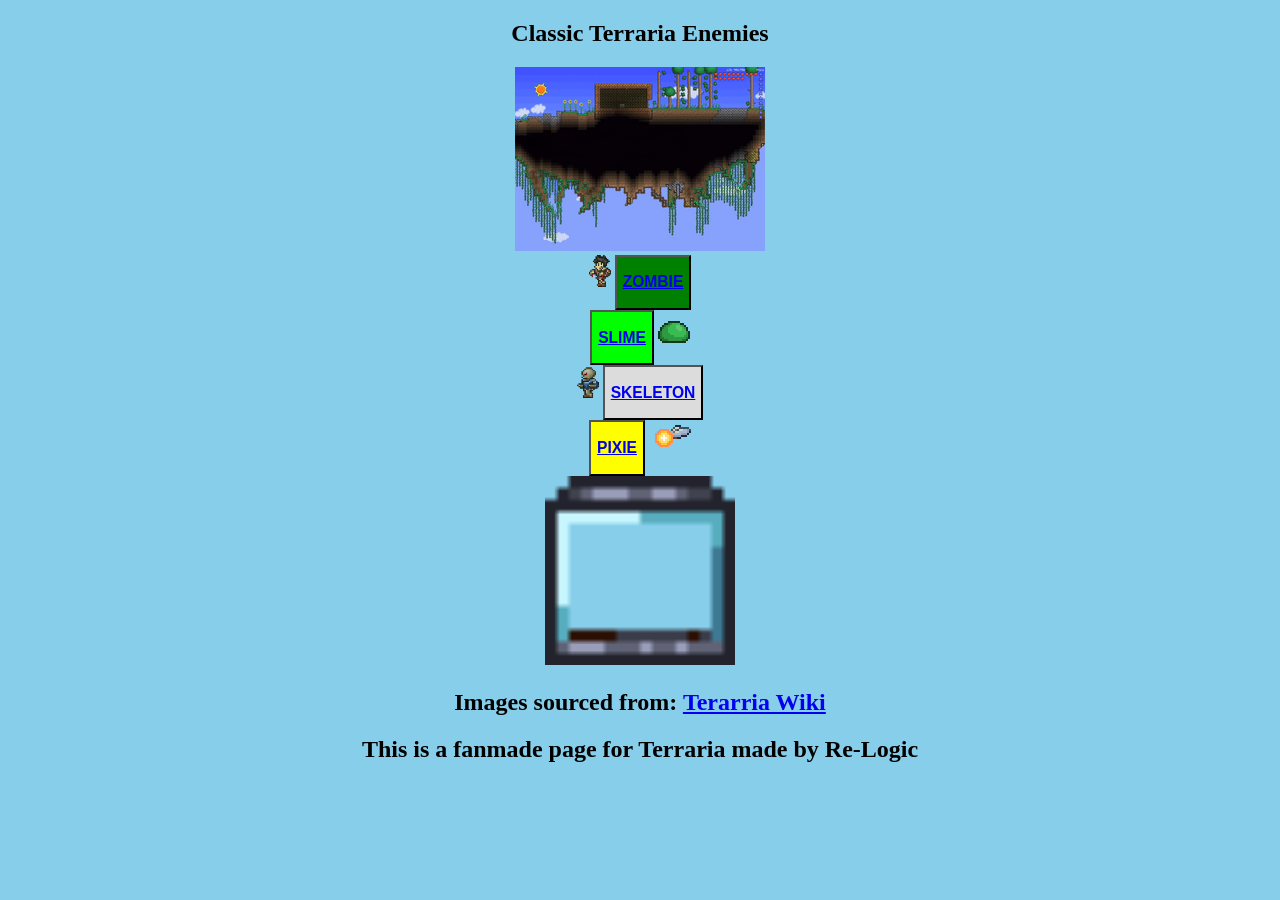
<file: Week2/myfirstwebpage/index.html>
<!DOCTYPE html>
<html>
    <head><title>Terraria Museum</title></head>
    
    
    <body style="font-family: arial narrow; font-size: 24; text-align: center; background-color: skyblue;">

        <section class="Title">
            <h1>Classic Terraria Enemies</h1>
        
            <img src=".\Assets\250px-FloatingIslandPrior1.2.webp"></img>
        </section>

        <section class="ememies">

            <section id="zombie">
                <img src=".\Assets\Zombie.gif" width="22" height="32"></img>
                <button style="background-color: green;"><h3><a href="https://terraria.wiki.gg/wiki/Zombie">ZOMBIE</a></h3></button>
            </section>

            <section id="slime">
               <button style="background-color: lime;"><h3><a href="https://terraria.wiki.gg/wiki/Slimes">SLIME</a></h3></button> 
               <img src=".\Assets\Green_Slime.webp"></img>
            </section>
            
            <section id="skeleton">
                <img src=".\Assets\Skeleton.gif" width="22" height="32"></img>
                <button style="background-color: gainsboro;"><h3><a href="https://terraria.wiki.gg/wiki/Skeleton">SKELETON</a></h3></button>
            </section>

            <section id="pixie">
                <button style="background-color: yellow;"><h3><a href="https://terraria.wiki.gg/wiki/Pixie">PIXIE</a></h3></button>
                <img src=".\Assets\Pixie.gif"></img>
            </section>
            
        </section>

        <img src=".\Assets\Terrarium.webp" style="width: 15%"></img>

        <h2>Images sourced from: <a href="https://terraria.wiki.gg/">Terarria Wiki</a></h2>

        <h2>This is a fanmade page for Terraria made by Re-Logic</h2>

    </body>
</html>
</file>
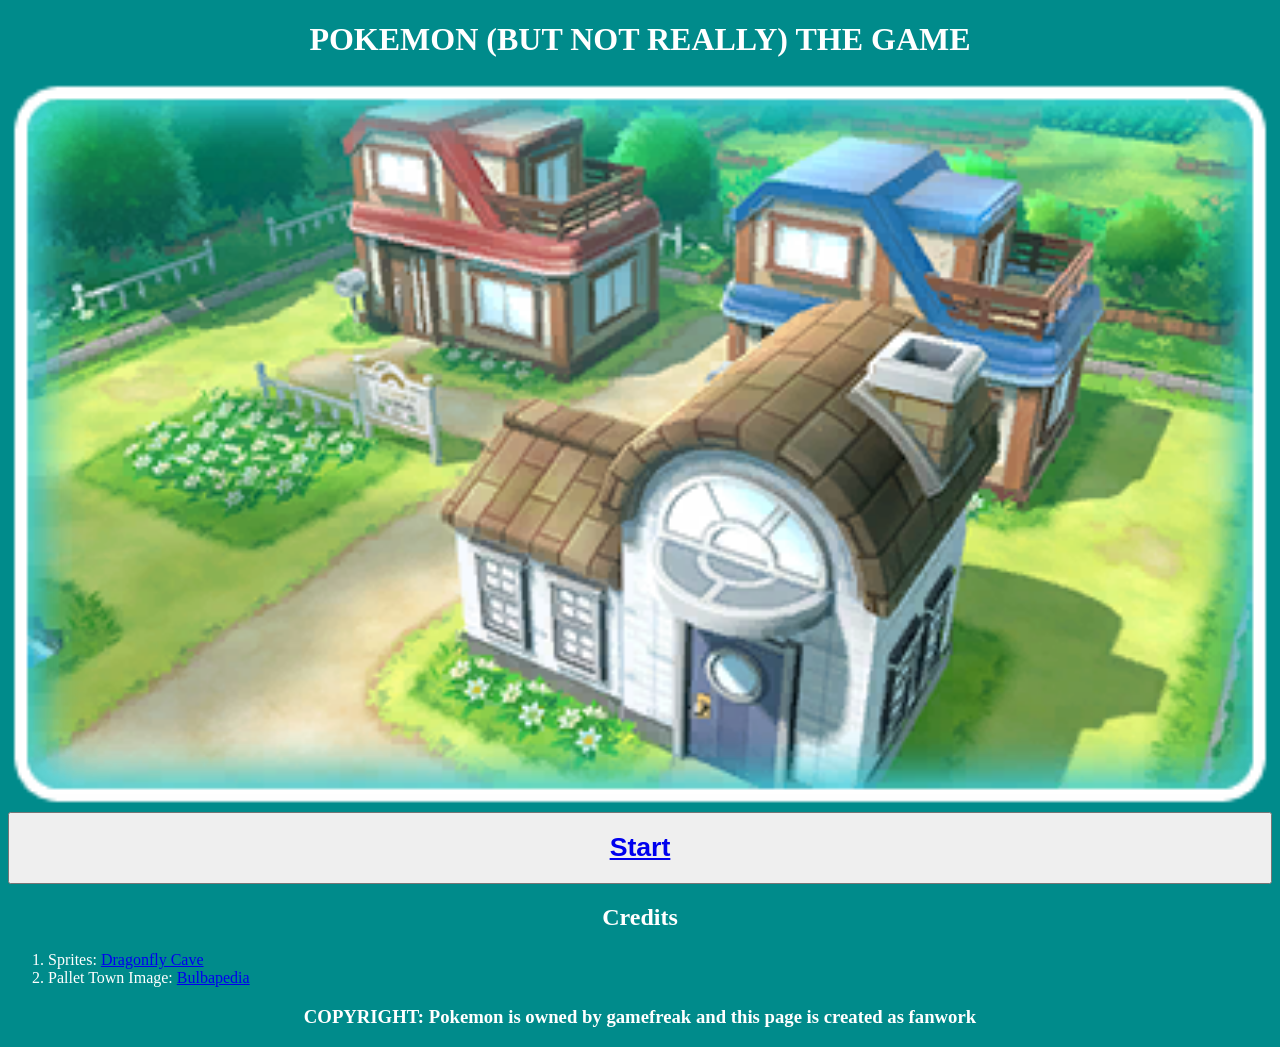
<file: Week2/ourfirstgame/index.html>
<!DOCTYPE html>

<html>

<head>
    <title>OUR FIRST GAME</title>
</head>

<body style="background-color: darkcyan; color: white; font-family: cursive;">

    <h1 style="color: white; text-align: center; font-family: cursive;" >POKEMON (BUT NOT REALLY) THE GAME</h1>

    <img src=".\Assets\Pallet_Town_PE.png" aria-label="and image of pallet town from pokemon" style="width: 100%"></img>

    <button class="start-button" style="width: 100%;"><h1 style="text-align: center;"> <a href="./game.html">Start</a></h1></button>

    <section id="credits" >
        <h2 style="text-align: center;">Credits</h2>
        <ol>
            <li>Sprites: <a href="https://www.dragonflycave.com/resources/sprite-generator/"> Dragonfly Cave</a></li>

            <li>Pallet Town Image: <a href="https://bulbapedia.bulbagarden.net/wiki/Pallet_Town"> Bulbapedia</a></li>
        </ol>


    </section>

    <h3 style="color: white; text-align: center; font-family: cursive;">COPYRIGHT: Pokemon is owned by gamefreak and this page is created as fanwork</h3>

    

</body>

</html>
</file>
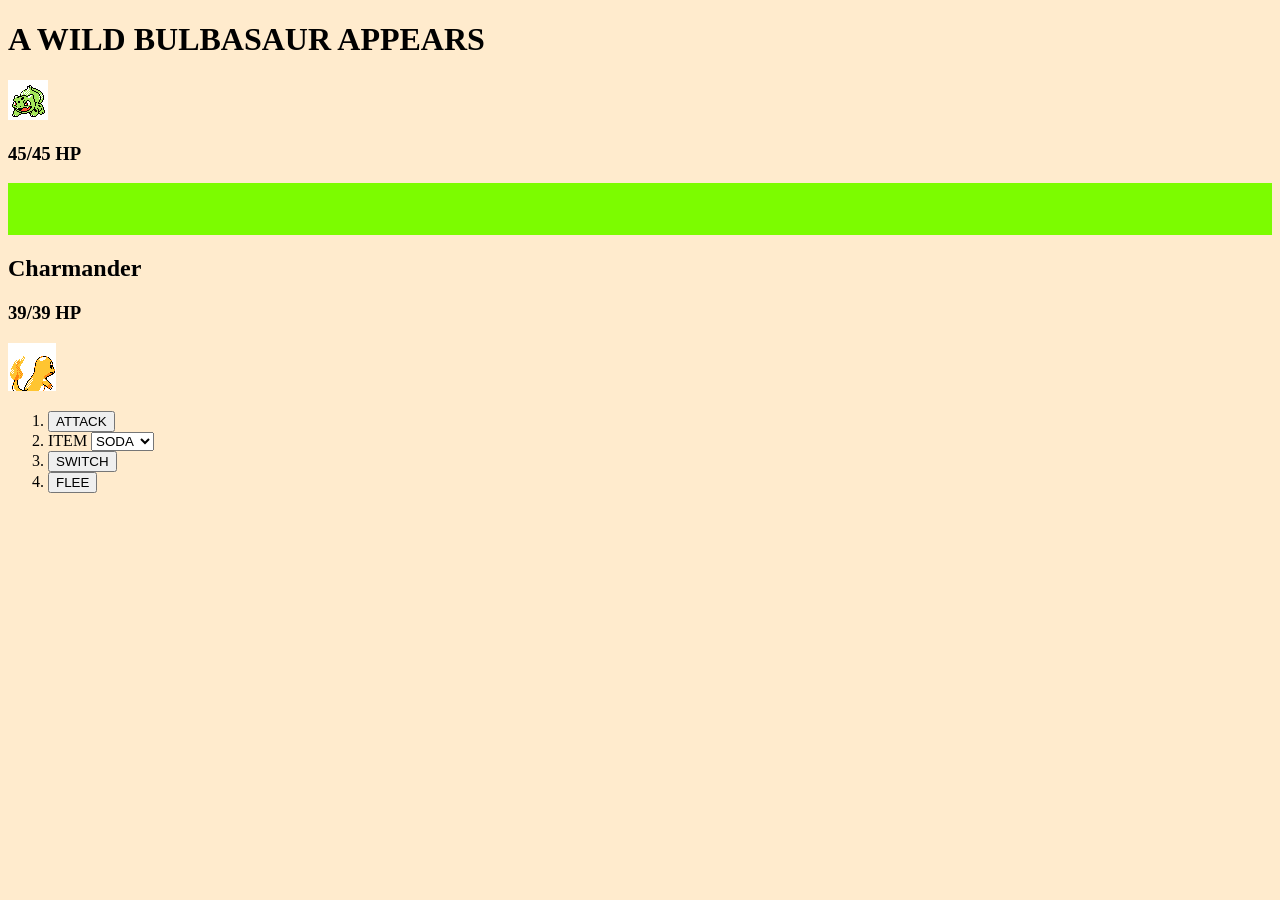
<file: Week2/ourfirstgame/game.html>
<!DOCTYPE html>
<html>
    <head>
        <title>... WEBPAGE WANTS TO BATTLE!</title>
    </head>

    <body class="battle" style="background-color: blanchedalmond; font-family: cursive;">
        <h1 id="pikachu">A WILD BULBASAUR APPEARS</h1>
        
        <section class="bulbasaur">
            <img src=".\Assets\Bulbasaur.png"></img>
            <h3>45/45 HP</h3> 
        </section>
        <div style="background-color: lawngreen;"><p>&nbsp;<p>&nbsp;</p></p></div>

        <section class="charmander">
            <h2>Charmander</h2>
            <h3>39/39 HP</h3>
            <img src=".\Assets\Charmander-back.png"></img>

            <ol>
                <li><button>ATTACK</button></li>
                <li><Label id="item" for="item-select">ITEM</Label>
                    <select id="item-select">
                        <option value="soda">SODA</option>

                        <option value="chips">CHIPS</option>
                    </select>
                
                </li>
                <li><button>SWITCH</button></li>
                <li><button>FLEE</button></li>
            </ol>
        </section>
    </body>
</html>
</file>
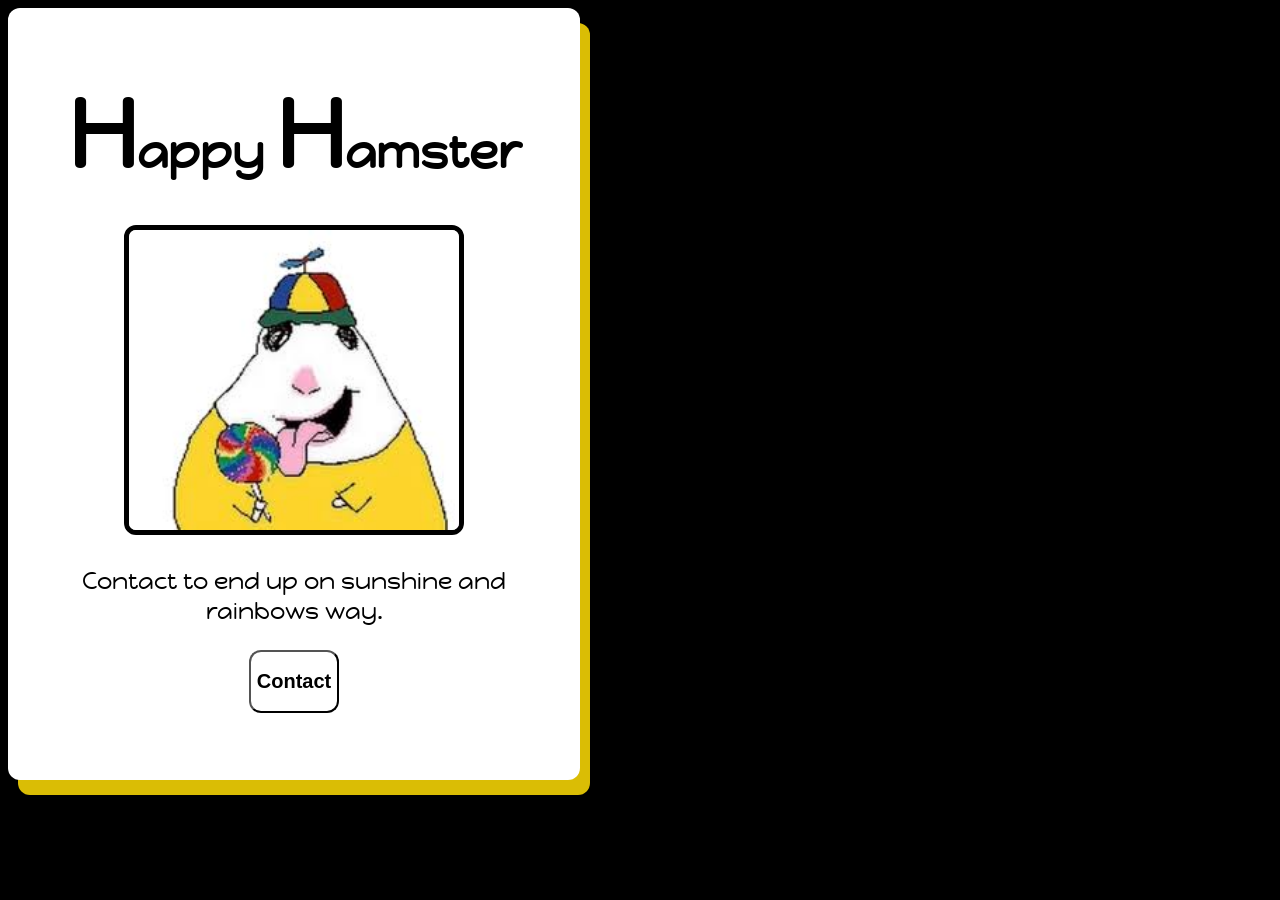
<file: Week3/Card/Card.html>
<!DOCTYPE html>
<html lang="en">

<head>
    <meta charset="UTF-8">
    <meta name="viewport" content="width=device-width, initial-scale=1.0">
    <title>Hamster</title>

    <style>
        @import url('https://fonts.googleapis.com/css2?family=Happy+Monkey&family=Public+Sans:ital,wght@0,100..900;1,100..900&family=Urbanist:ital,wght@0,100..900;1,100..900&display=swap');
    </style>

    <link rel="stylesheet" href="./style.css">
</head>


<body style="background-color: black">

    <div class="card">
        <h1>Happy <span style="font-size: 200%;">H</span>amster</h1>
        <img src="./assets/hamster.jpg" style="border: black solid 5px; border-radius: 12px; height: 300px;"></img>
        <p>Contact to end up on sunshine and rainbows way.</p>

        <a href="https://www.google.com/search?q=happy+green+fields+with+rainbows&sca_esv=b11a07be0e58f07f&rlz=1C1HKFL_enUS1197US1197&udm=2&biw=1536&bih=791&sxsrf=ANbL-n7wHgx651o2dT955rUh4dfoycnFLA%3A1775538641693&ei=0ZHUabz_Kb_HkPIP9ofZiA4&ved=0ahUKEwj8q5fw_NqTAxW_I0QIHfZDFuEQ4dUDCBI&uact=5&oq=happy+green+fields+with+rainbows&gs_lp=Egtnd3Mtd2l6LWltZyIgaGFwcHkgZ3JlZW4gZmllbGRzIHdpdGggcmFpbmJvd3NIuBxQ6ARYmxtwAXgAkAEAmAFHoAH9BqoBAjE1uAEDyAEA-AEBmAICoAI9wgIGEAAYCBgemAMAiAYBkgcBMqAHgw2yBwExuAc5wgcDMC4yyAcFgAgA&sclient=gws-wiz-img">
            <button style="border-radius: 12px;">
                <h2>Contact</h2>
            </button>
        </a>
    </div>

</body>

</html>
</file>
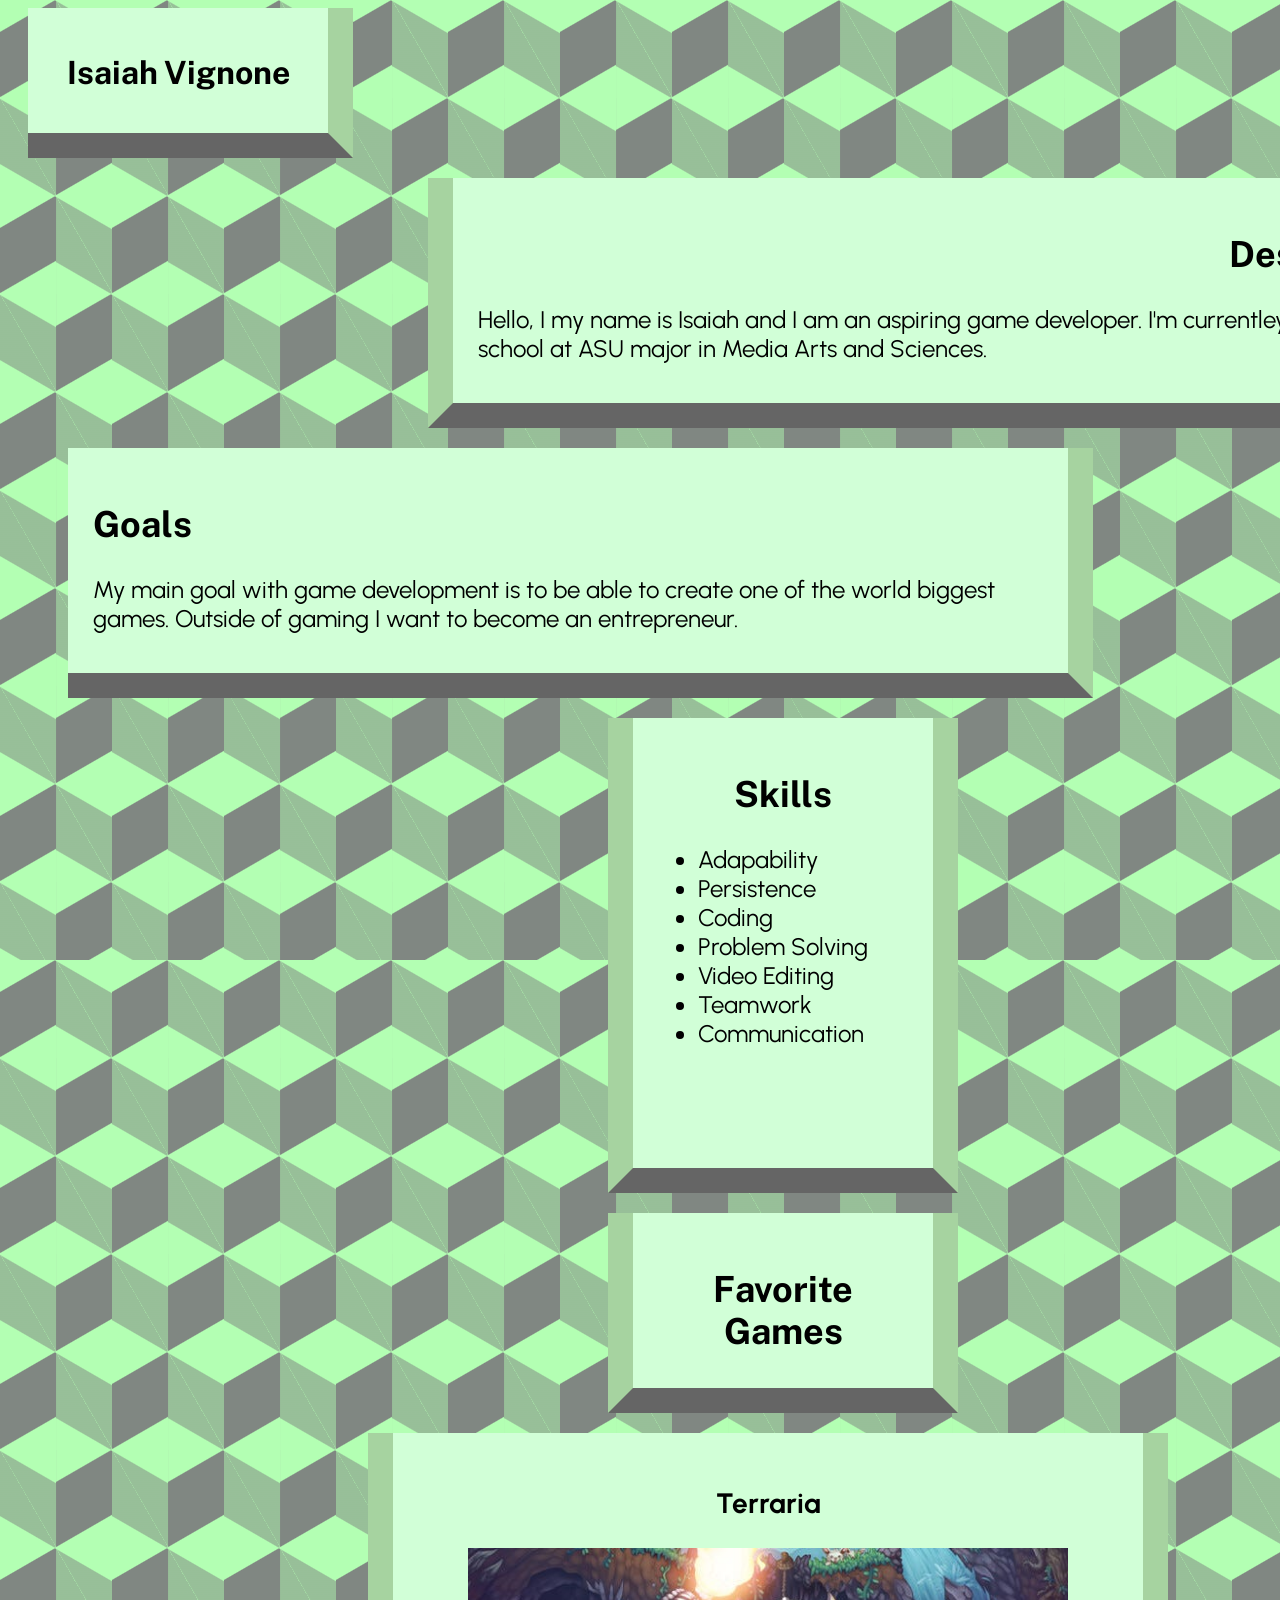
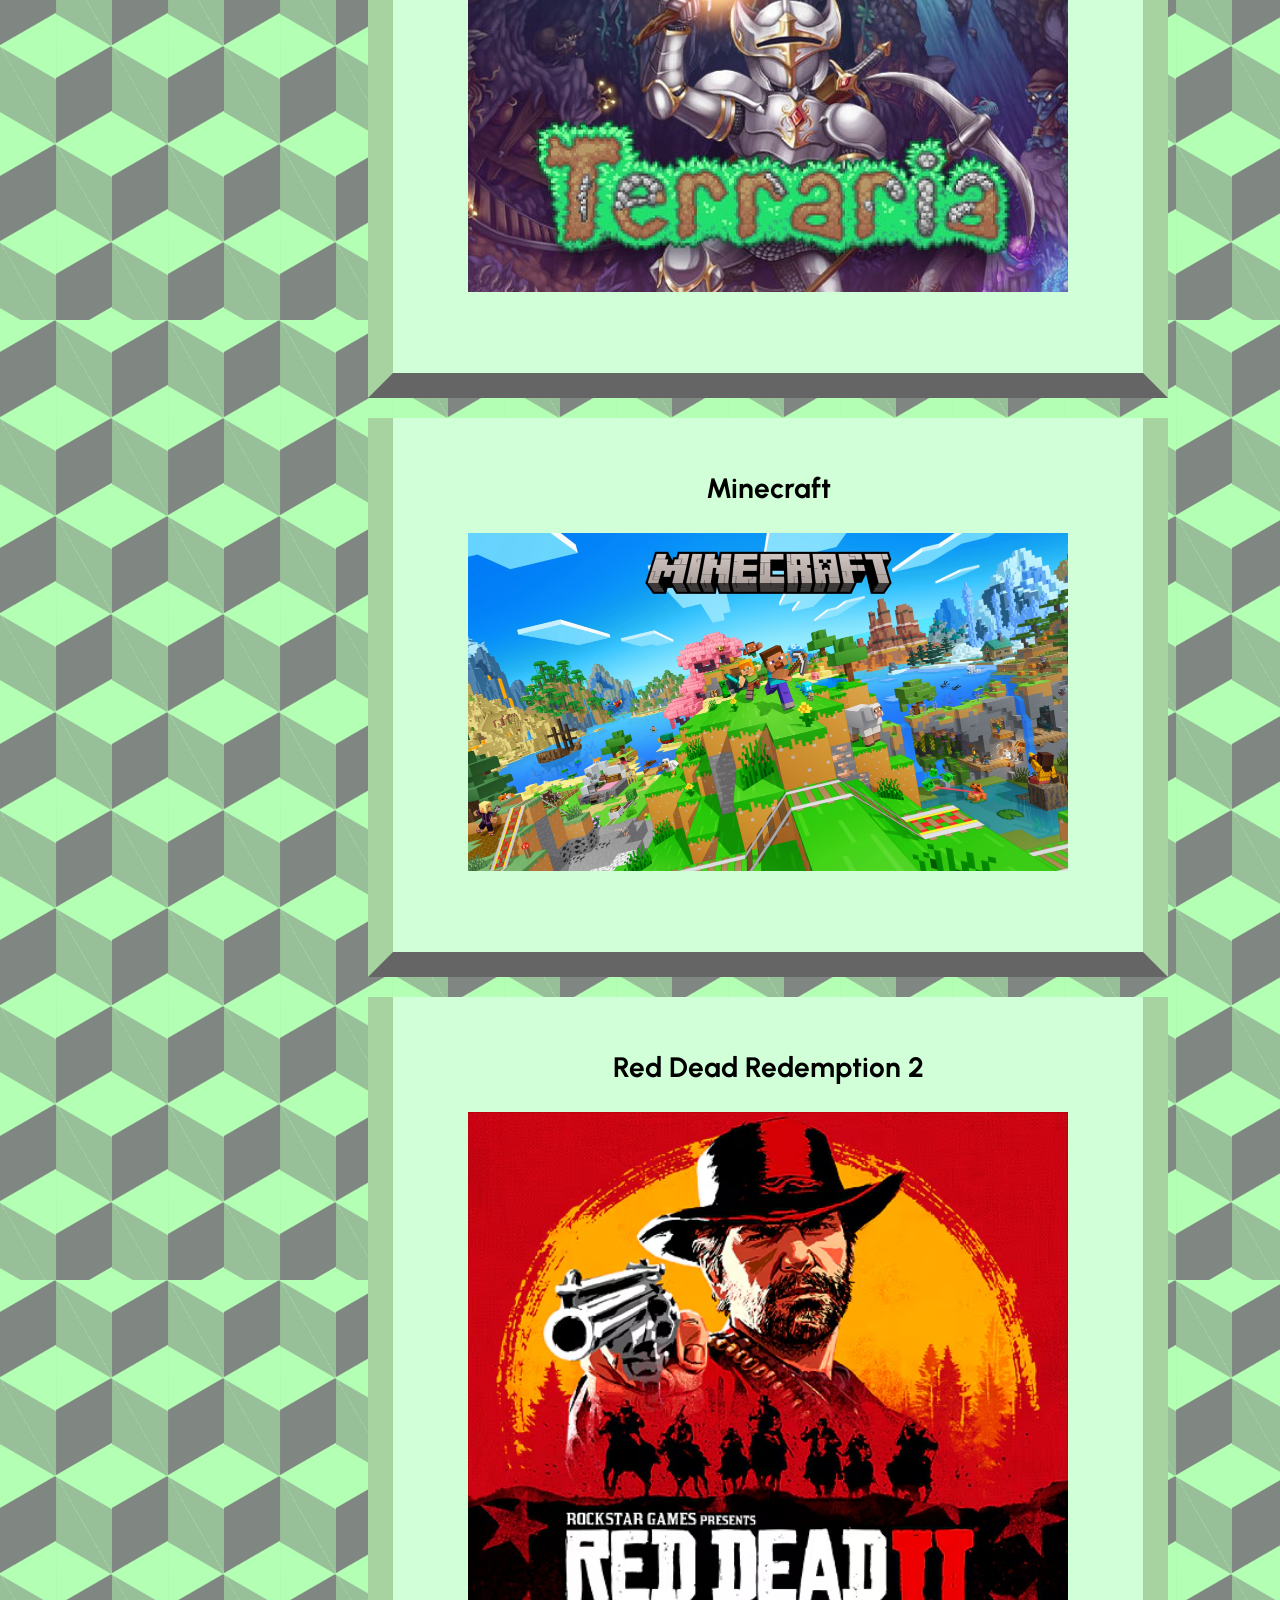
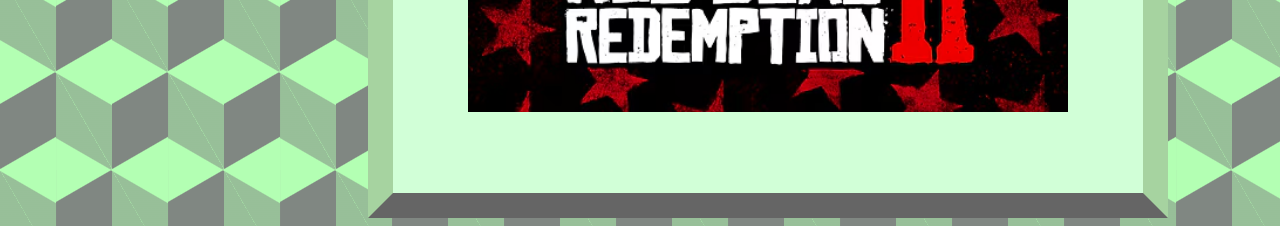
<file: Week3/Portfolio/Portfolio.html>
<!DOCTYPE html>
<html lang="en">
<head>
    <meta charset="UTF-8">
    <meta name="viewport" content="width=device-width, initial-scale=1.0">
    <title>Portfolio // Isaiah Vignone</title>

    <style>
        /*Fonts*/
        @import url('https://fonts.googleapis.com/css2?family=Public+Sans:ital,wght@0,100..900;1,100..900&display=swap');

        @import url('https://fonts.googleapis.com/css2?family=Public+Sans:ital,wght@0,100..900;1,100..900&family=Urbanist:ital,wght@0,100..900;1,100..900&display=swap');


        .name-card {
            background-color: #D1FFD7;
            color: black;
            font-family: "Public Sans", sans-serif;
            font-weight: 700;
            text-align: center;
            width: 250px;
            height: 75px;
            padding: 25px;
            margin-left: 20px;
            border-right: var(--celadon) solid 25px;
            border-bottom: var(--dim-grey) solid 25px;
        }

        #description {
            background-color: #D1FFD7;
            width: 950px;
            height: 175px;
            text-align: right;
            padding: 25px;
            margin-left: 420px;
            margin-top: 20px;
            border-left: var(--celadon) solid 25px;
            border-bottom: var(--dim-grey) solid 25px;
        }

        #goals {
            background-color: #D1FFD7;
            width: 950px;
            height: 175px;
            padding: 25px;
            margin-left: 60px;
            margin-top: 20px;
            border-right: var(--celadon) solid 25px;
            border-bottom: var(--dim-grey) solid 25px;
        }

        #skills {
            background-color: #D1FFD7;
            text-align: center;
            width: 250px;
            height: 400px;
            padding: 25px;
            margin-left: 600px;
            margin-top: 20px;
            border-right: var(--celadon) solid 25px;
            border-left: var(--celadon) solid 25px;
            border-bottom: var(--dim-grey) solid 25px;
        }

        #games{
            background-color: #D1FFD7;
            text-align: center;
            width: 250px;
            height: 75px;
            padding: 25px;
            padding-bottom: 75px;
            margin-left: 600px;
            margin-top: 20px;
            border-right: var(--celadon) solid 25px;
            border-left: var(--celadon) solid 25px;
            border-bottom: var(--dim-grey) solid 25px;
        }

        #Terraria{
            background-color: #D1FFD7;
            text-align: center;
            width: 700px;
            padding: 25px;
            padding-bottom: 75px;
            margin-left: 360px;
            margin-top: 20px;
            border-right: var(--celadon) solid 25px;
            border-left: var(--celadon) solid 25px;
            border-bottom: var(--dim-grey) solid 25px;
        }

        #Minecraft{
            background-color: #D1FFD7;
            text-align: center;
            width: 700px;
            padding: 25px;
            padding-bottom: 75px;
            margin-left: 360px;
            margin-top: 20px;
            border-right: var(--celadon) solid 25px;
            border-left: var(--celadon) solid 25px;
            border-bottom: var(--dim-grey) solid 25px;
        }

        #RedDead{
            background-color: #D1FFD7;
            text-align: center;
            width: 700px;
            padding: 25px;
            padding-bottom: 75px;
            margin-left: 360px;
            margin-top: 20px;
            border-right: var(--celadon) solid 25px;
            border-left: var(--celadon) solid 25px;
            border-bottom: var(--dim-grey) solid 25px;
        }


    </style>
    <link rel="stylesheet" href="./style.css">
</head>
<body>

    <div class="name-card">
        <h1 id="name">Isaiah Vignone</h1>
    </div>

    <div class="body-cards">

        <div id="description">
            <h2 style="font-family: 'Public Sans', sans-serif">Description</h2> 
            <p style="text-align: left;">Hello, I my name is Isaiah and I am an aspiring game developer. I'm currentley attending school at ASU major in Media Arts and Sciences.</p>
        </div>

        <div id="goals"> 
            <h2 style="font-family: 'Public Sans', sans-serif">Goals</h2>
            <p>My main goal with game development is to be able to create one of the world biggest games. Outside of gaming I want to become an entrepreneur.</p>
        </div>

        <div id="skills"> 
            <h2 style="font-family: 'Public Sans', sans-serif">Skills</h2>
            <ul style="text-align: left;">
                <li>Adapability</li>
                <li>Persistence</li>
                <li>Coding</li>
                <li>Problem Solving</li>
                <li>Video Editing</li>
                <li>Teamwork</li>
                <li>Communication</li>
            </ul>
        </div>

        <div id="games"> 
            <h2 style="font-family: 'Public Sans', sans-serif">Favorite Games</h2> 
        </div>

        <div>
            <div id="Terraria">
                <h3>Terraria</h3>
                <img src="./assets/terraria.jpg" width="600px"></img>
            </div>

            <div id="Minecraft">
                <h3>Minecraft</h3>
                <img src="./assets/Minecraft.avif" width="600px"></img>
            </div>

            <div id="RedDead">
                <h3>Red Dead Redemption 2</h3>
                <img src="./assets/Red Dead Redemption 2.avif" width="600px"></img>
            </div>

        </div>
    </div>
</body>
</html>
</file>
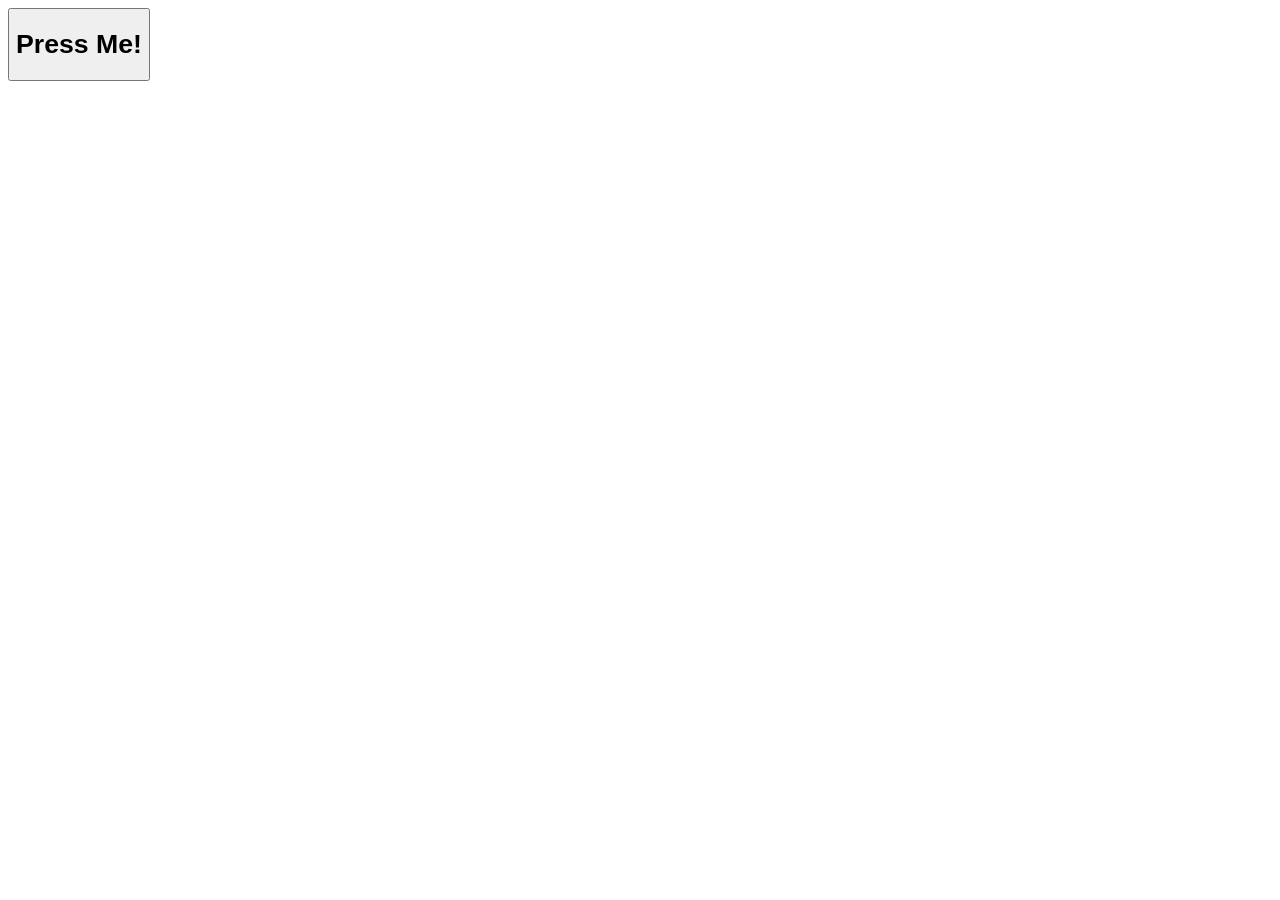
<file: Week6/Interactivity Classwork/Button.html>
<!DOCTYPE html>
<head>
    <title>Button Assignment</title>
</head>

<body>
    <button id="onclick">
        <h1>Press Me!</h1>
    </button>

    <script src="./Events.js"></script>
</body>
</file>
<file: Week3/Card/style.css>
div.card{
    background-color: white;
    width: 500px;
    height: 700px;
    padding: 36px;
    border-radius: 12px;
    margin-bottom: 12px;
    text-align: center;
    font-size: 150%;
    font-family: "Happy Monkey", system-ui;
    object-fit: fill;
    box-shadow: 10px 15px rgba(253, 220, 6, 0.864);
}

h1::first-letter {
    font-size: 200%;
}

.card button{
    background-color: white;
}

.card button:hover{
    background-color:black;
    color: white;
}
</file>
<file: Week3/Portfolio/style.css>
/*deafult colors*/

*{
    --dim-grey: #656565ff;
    --grey-olive: #808782ff;
    --celadon: #a6d3a0ff;
    --tea-green: #d1ffd7ff;
    --light-green: #b3ffb3ff;
}

body {
    background-color: var(--light-green);
    background-image: url(./assets/css-pattern-by-magicpattern\ \(1\).png)

}

.body-cards {
    color: black;
    font-family: "Urbanist", sans-serif;
    font-size: 150%;
}

#name:hover {
    border-right: dimgrey solid 25px;
    border-bottom: darkslategray solid 25px;
    transition: all 1.5s;
}

#description:hover {
    border-left: dimgrey solid 25px;
    border-bottom: darkslategray solid 25px;
    transition: all 1.5s;
}

#goals:hover {
    border-right: dimgrey solid 25px;
    border-bottom: darkslategray solid 25px;
    transition: all 1.5s;
}

#skills:hover {
    border-right: dimgrey solid 25px;
    border-left: dimgrey solid 25px;
    border-bottom: darkslategray solid 25px;
    transition: all 1.5s;
}

#games:hover {
    border-right: dimgrey solid 25px;
    border-left: dimgrey solid 25px;
    border-bottom: darkslategray solid 25px;
    transition: all 1.5s;
}

#Terraria:hover {
    border-right: dimgrey solid 25px;
    border-left: dimgrey solid 25px;
    border-bottom: darkslategray solid 25px;
    transition: all 1.5s;
}

#Minecraft:hover {
    border-right: dimgrey solid 25px;
    border-left: dimgrey solid 25px;
    border-bottom: darkslategray solid 25px;
    transition: all 1.5s;
}

#RedDead:hover {
    border-right: dimgrey solid 25px;
    border-left: dimgrey solid 25px;
    border-bottom: darkslategray solid 25px;
    transition: all 1.5s;
}
</file>
